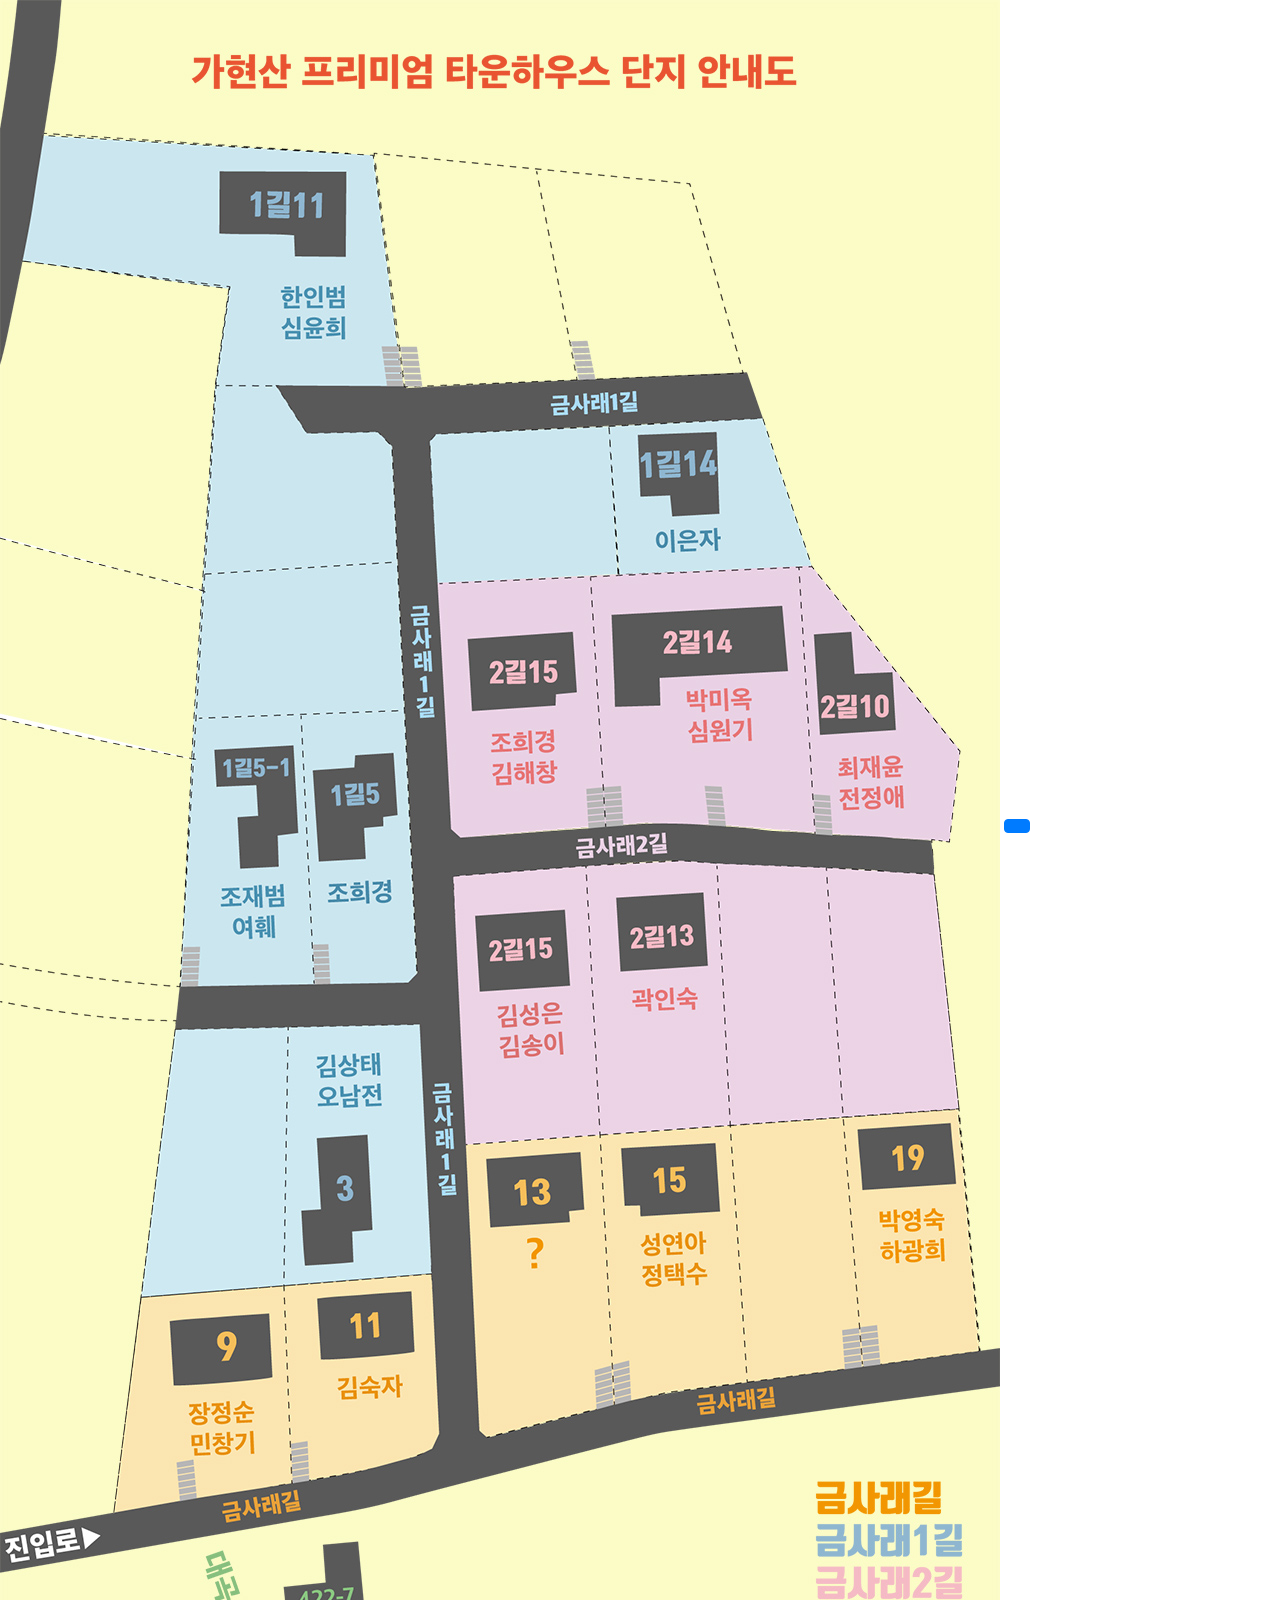
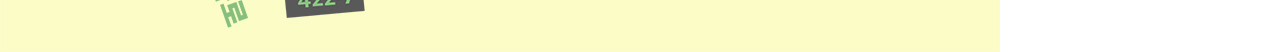
<file: index_temp.html>
<!doctype html>
<html lang="ko">
<head>
<!-- Required meta tags -->
<meta charset="utf-8">
<meta name="viewport" content="width=device-width, shrink-to-fit=no">
	<link rel="stylesheet" href="https://cdn.jsdelivr.net/npm/bootstrap@4.0.0/dist/css/bootstrap.min.css" integrity="sha384-Gn5384xqQ1aoWXA+058RXPxPg6fy4IWvTNh0E263XmFcJlSAwiGgFAW/dAiS6JXm" crossorigin="anonymous">
    <script src="http://mattstow.com/js/ios-orientationchange-fix.min.js"></script>
    <script src="http://ajax.googleapis.com/ajax/libs/jquery/1.10.2/jquery.min.js"></script>
    <script src="jquery.rwdImageMaps.min.js"></script>
<script src="jquery.rwdImageMaps.min.js"></script>
<link rel="stylesheet" href="styles.css">
<title>가현산 프리미엄 타운하우스</title>
</head>
<body>
<img src="gahyunsan_web.jpg" usemap="#image-map">
	
<map name="image-map">
    <button type="button" class="btn btn-primary" data-toggle="modal" data-target="#1-11"><area alt="1길11" title="1길11" coords="111,223,656,257,710,636,392,639,421,476,78,433,105,280" shape="poly"></button>
    <area target="_blank" alt="1길14" title="1길14" href="naver.com" coords="1047,704,1300,691,1382,932,1062,948" shape="poly">
    <area target="_blank" alt="2길15" title="2길15" href="naver.com" coords="767,965,1015,953,1041,1366,803,1387,783,1372" shape="poly">
    <area target="_blank" alt="2길14" title="2길14" href="naver.com" coords="1020,957,1358,939,1385,1376,1113,1362,1047,1367" shape="poly">
    <area target="_blank" alt="2길10" title="2길10" href="naver.com" coords="1361,942,1384,940,1629,1241,1611,1391,1583,1388,1391,1376" shape="poly">
    <area target="_blank" alt="1길5-1" title="1길5-1" href="tel:0109408-2556" coords="359,1189,535,1181,557,1630,338,1630" shape="poly">
    <area target="_blank" alt="1길5" title="1길5" href="naver.com" coords="538,1185,707,1176,731,1606,714,1623,560,1626" shape="poly">
    <area target="_blank" alt="2길15" title="2길15" href="naver.com" coords="789,1452,1008,1437,1030,1873,809,1892" shape="poly">
    <area target="_blank" alt="2길13" title="2길13" href="naver.com" coords="1011,1437,1141,1425,1225,1430,1247,1859,1033,1876" shape="poly">
    <area target="_blank" alt="3호" title="3호" href="naver.com" coords="518,1700,735,1698,752,2107,509,2120" shape="poly">
    <area target="_blank" alt="13호" title="13호" href="naver.com" coords="816,1894,1030,1878,1053,2320,848,2378,833,2367" shape="poly">
    <area target="_blank" alt="15호" title="15호" href="naver.com" coords="1035,1876,1247,1862,1279,2285,1057,2321" shape="poly">
    <area target="_blank" alt="19호" title="19호" href="naver.com" coords="1440,1849,1625,1837,1659,2231,1466,2257" shape="poly">
    <area target="_blank" alt="9호" title="9호" href="naver.com" coords="274,2142,508,2124,523,2454,228,2498" shape="poly">
    <area target="" alt="11호" title="11호" href="naver.com" coords="511,2128,753,2109,767,2373,734,2405,653,2432,572,2442,524,2451" shape="poly">
</map>
<!-- Modal 1-11 -->
<div class="modal fade" id="1-11" tabindex="-1" role="dialog" aria-labelledby="exampleModalCenterTitle" aria-hidden="true">
  <div class="modal-dialog modal-dialog-centered" role="document">
    <div class="modal-content">
      <div class="modal-header">
        <h5 class="modal-title" id="exampleModalLongTitle">금사래1길 11호</h5>
        <button type="button" class="close" data-dismiss="modal" aria-label="Close">
          <span aria-hidden="true">&times;</span>
        </button>
      </div>
      <div class="modal-body">
        한인범 : <a href="tel:010-0000-0000">010-0000-0000</a>
	심윤희 : 010-0000-0000
      </div>
      <div class="modal-footer">
        <button type="button" class="close" btn-close">닫기</button>
      </div>
    </div>
  </div>
</div>
<!-- Modal 1-11 end-->
    <script>
      $(document).ready(function(e) {
	    $('img[usemap]').rwdImageMaps();
      });
    </script>
	<script src="https://code.jquery.com/jquery-3.2.1.slim.min.js" integrity="sha384-KJ3o2DKtIkvYIK3UENzmM7KCkRr/rE9/Qpg6aAZGJwFDMVNA/GpGFF93hXpG5KkN" crossorigin="anonymous"></script>
<script src="https://cdn.jsdelivr.net/npm/popper.js@1.12.9/dist/umd/popper.min.js" integrity="sha384-ApNbgh9B+Y1QKtv3Rn7W3mgPxhU9K/ScQsAP7hUibX39j7fakFPskvXusvfa0b4Q" crossorigin="anonymous"></script>
<script src="https://cdn.jsdelivr.net/npm/bootstrap@4.0.0/dist/js/bootstrap.min.js" integrity="sha384-JZR6Spejh4U02d8jOt6vLEHfe/JQGiRRSQQxSfFWpi1MquVdAyjUar5+76PVCmYl" crossorigin="anonymous"></script>
</body>
<html>
</file>
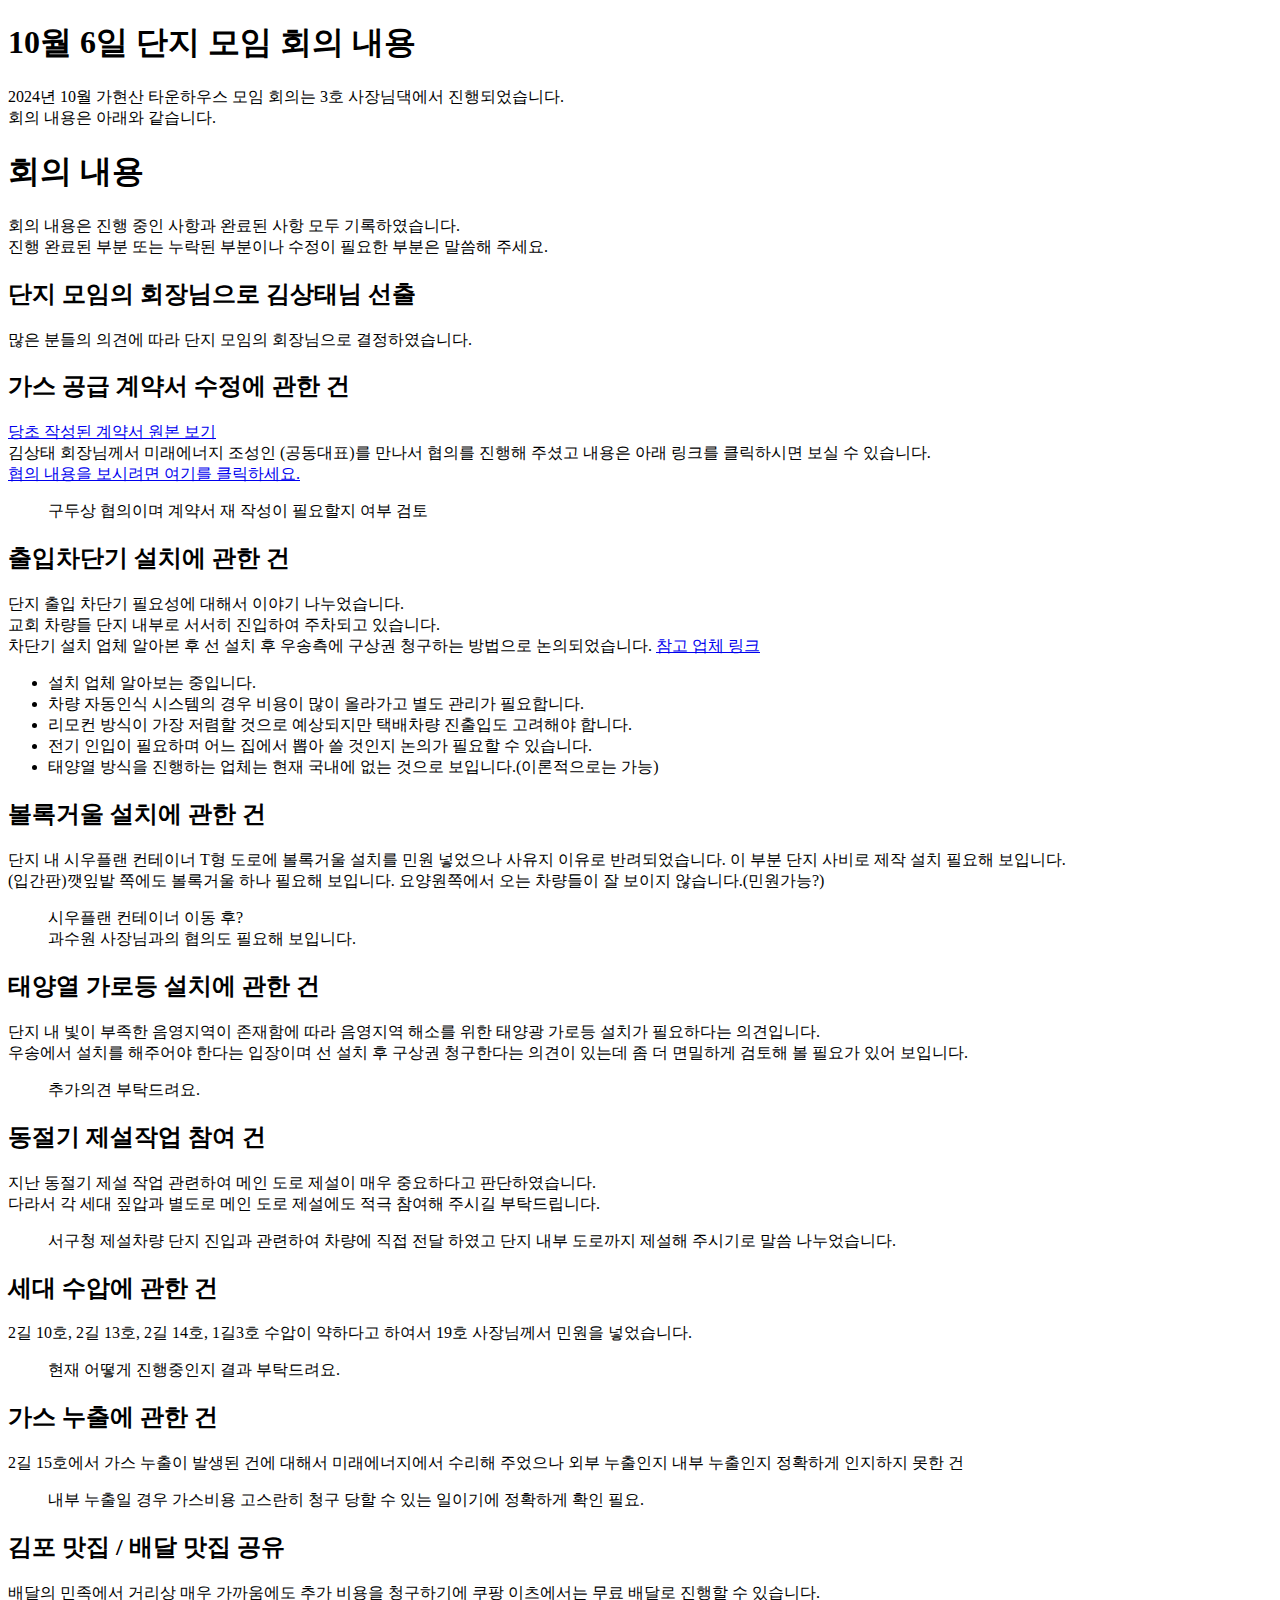
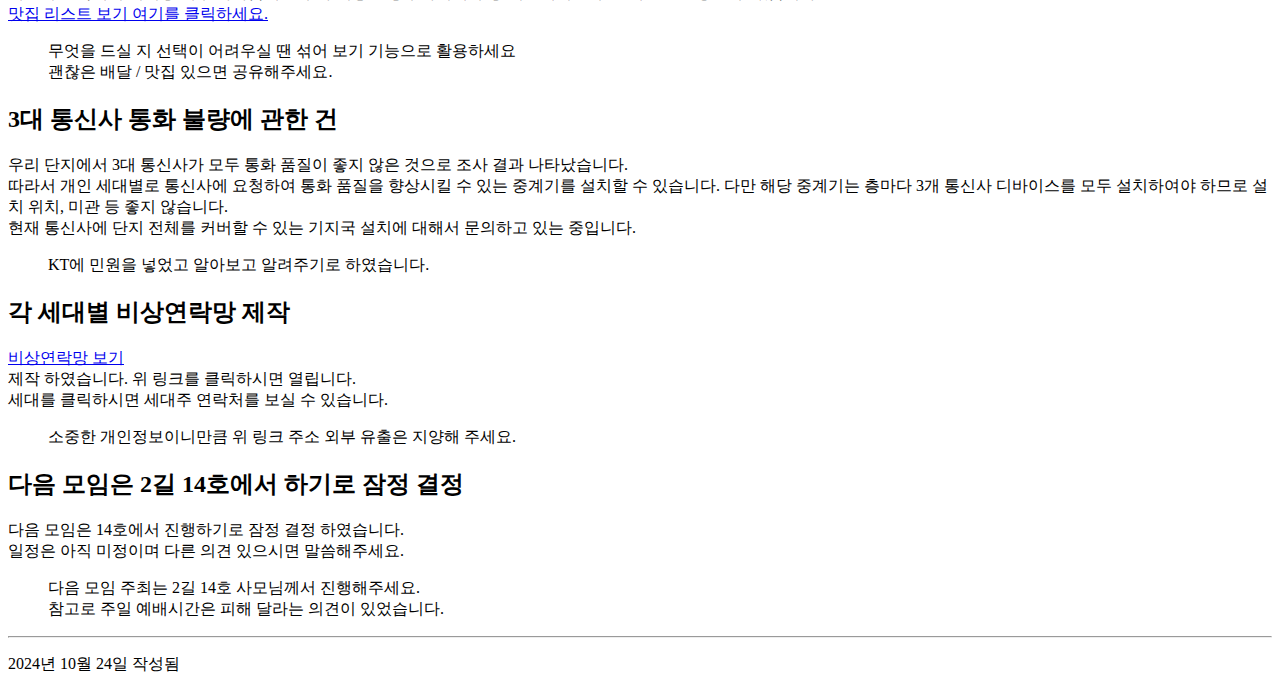
<file: notice.html>
﻿<!DOCTYPE html>
<html>

<head>
  <meta charset="utf-8">
  <meta name="viewport" content="width=device-width, initial-scale=1.0">
  <title>가현산 프리미엄 타운하우스</title>
  <link rel="stylesheet" href="https://stackedit.io/style.css" />
</head>

<body class="stackedit">
  <div class="stackedit__html"><h1 id="월-6일--단지-모임-회의--내용">10월 6일  단지 모임 회의  내용</h1>
<p>2024년 10월 가현산 타운하우스 모임 회의는 3호 사장님댁에서 진행되었습니다.<br>
회의 내용은 아래와 같습니다.</p>
<h1 id="회의-내용">회의 내용</h1>
<p>회의 내용은 진행 중인 사항과 완료된 사항 모두 기록하였습니다.<br>
진행 완료된 부분 또는 누락된 부분이나 수정이 필요한 부분은 말씀해 주세요.</p>
<h2 id="단지-모임의-회장님으로-김상태님-선출">단지 모임의 회장님으로 김상태님 선출</h2>
<p>많은 분들의 의견에 따라 단지 모임의 회장님으로 결정하였습니다.</p>
<h2 id="가스-공급-계약서-수정에-관한-건">가스 공급 계약서 수정에 관한 건</h2>
<p><a href="https://gahyeonsan.github.io/%E1%84%8B%E1%85%A2%E1%86%A8%E1%84%92%E1%85%AA%E1%84%89%E1%85%A5%E1%86%A8%E1%84%8B%E1%85%B2%E1%84%80%E1%85%A1%E1%84%89%E1%85%B3_%E1%84%80%E1%85%A9%E1%86%BC%E1%84%80%E1%85%B3%E1%86%B8_%E1%84%86%E1%85%B5%E1%86%BE_%E1%84%89%E1%85%B5%E1%84%89%E1%85%A5%E1%86%AF%E1%84%8B%E1%85%B5%E1%86%B7%E1%84%83%E1%85%A2_%E1%84%80%E1%85%A8%E1%84%8B%E1%85%A3%E1%86%A8%E1%84%89%E1%85%A5.pdf" target="_blank">당초 작성된 계약서 원본 보기</a><br>
김상태 회장님께서 미래에너지 조성인 (공동대표)를 만나서 협의를 진행해 주셨고 내용은 아래 링크를 클릭하시면 보실 수 있습니다.<br>
<a href="https://gahyeonsan.github.io/nego.PNG" target="_blank">협의 내용을 보시려면 여기를 클릭하세요.</a></p>
<blockquote>
<p>구두상 협의이며 계약서 재 작성이 필요할지 여부 검토</p>
</blockquote>
<h2 id="출입차단기-설치에-관한-건">출입차단기 설치에 관한 건</h2>
<p>단지 출입 차단기 필요성에 대해서 이야기 나누었습니다.<br>
교회 차량들 단지 내부로 서서히 진입하여 주차되고 있습니다.<br>
차단기 설치 업체 알아본 후 선 설치 후 우송측에 구상권 청구하는 방법으로 논의되었습니다. <a href="https://smartstore.naver.com/haenaparking/products/5958981097" target="_blank">참고 업체 링크</a></p>
<ul>
<li>설치 업체 알아보는 중입니다.</li>
<li>차량 자동인식 시스템의 경우 비용이 많이 올라가고 별도 관리가 필요합니다.</li>
<li>리모컨 방식이 가장 저렴할 것으로 예상되지만 택배차량 진출입도 고려해야 합니다.</li>
<li>전기 인입이 필요하며 어느 집에서 뽑아 쓸 것인지 논의가 필요할 수 있습니다.</li>
<li>태양열 방식을 진행하는 업체는 현재 국내에 없는 것으로 보입니다.(이론적으로는 가능)</li>
</ul>
<h2 id="볼록거울-설치에-관한-건">볼록거울 설치에 관한 건</h2>
<p>단지 내 시우플랜 컨테이너 T형 도로에 볼록거울 설치를 민원 넣었으나 사유지 이유로 반려되었습니다. 이 부분 단지 사비로 제작 설치 필요해 보입니다.<br>
(입간판)깻잎밭 쪽에도 볼록거울 하나 필요해 보입니다. 요양원쪽에서 오는 차량들이 잘 보이지 않습니다.(민원가능?)</p>
<blockquote>
<p>시우플랜 컨테이너 이동 후?<br>
과수원 사장님과의 협의도 필요해 보입니다.</p>
</blockquote>
<h2 id="태양열-가로등-설치에-관한-건">태양열 가로등 설치에 관한 건</h2>
<p>단지 내 빛이 부족한 음영지역이 존재함에 따라 음영지역 해소를 위한 태양광 가로등 설치가 필요하다는 의견입니다.<br>
우송에서 설치를 해주어야 한다는 입장이며 선 설치 후 구상권 청구한다는 의견이 있는데 좀 더 면밀하게 검토해 볼 필요가 있어 보입니다.</p>
<blockquote>
<p>추가의견 부탁드려요.</p>
</blockquote>
<h2 id="동절기-제설작업-참여-건">동절기 제설작업 참여 건</h2>
<p>지난 동절기 제설 작업 관련하여 메인 도로 제설이 매우 중요하다고 판단하였습니다.<br>
다라서 각 세대 짚압과 별도로 메인 도로 제설에도 적극 참여해 주시길 부탁드립니다.</p>
<blockquote>
<p>서구청 제설차량 단지 진입과 관련하여 차량에 직접 전달 하였고 단지 내부 도로까지 제설해 주시기로 말씀 나누었습니다.</p>
</blockquote>
<h2 id="세대-수압에-관한-건">세대 수압에 관한 건</h2>
<p>2길 10호, 2길 13호, 2길 14호, 1길3호 수압이 약하다고 하여서 19호 사장님께서 민원을 넣었습니다.</p>
<blockquote>
<p>현재 어떻게 진행중인지 결과 부탁드려요.</p>
</blockquote>
<h2 id="가스-누출에-관한-건">가스 누출에 관한 건</h2>
<p>2길 15호에서 가스 누출이 발생된 건에 대해서 미래에너지에서 수리해 주었으나 외부 누출인지 내부 누출인지 정확하게 인지하지 못한 건</p>
<blockquote>
<p>내부 누출일 경우 가스비용 고스란히 청구 당할 수 있는 일이기에 정확하게 확인 필요.</p>
</blockquote>
<h2 id="김포-맛집--배달-맛집-공유">김포 맛집 / 배달 맛집 공유</h2>
<p>배달의 민족에서 거리상 매우 가까움에도 추가 비용을 청구하기에 쿠팡 이츠에서는 무료 배달로 진행할 수 있습니다.<br>
<a href="https://gahyeonsan.github.io/yummy.html" target="_blank">맛집 리스트 보기 여기를 클릭하세요.</a></p>
<blockquote>
<p>무엇을 드실 지 선택이 어려우실 땐 섞어 보기 기능으로 활용하세요<br>
괜찮은 배달 / 맛집 있으면 공유해주세요.</p>
</blockquote>
<h2 id="대-통신사-통화-불량에-관한-건">3대 통신사 통화 불량에 관한 건</h2>
<p>우리 단지에서 3대 통신사가 모두 통화 품질이 좋지 않은 것으로 조사 결과 나타났습니다.<br>
따라서 개인 세대별로 통신사에 요청하여 통화 품질을 향상시킬 수 있는 중계기를 설치할 수 있습니다. 다만 해당 중계기는 층마다 3개 통신사 디바이스를 모두 설치하여야 하므로 설치 위치, 미관 등 좋지 않습니다.<br>
현재 통신사에 단지 전체를 커버할 수 있는 기지국 설치에 대해서 문의하고 있는 중입니다.</p>
<blockquote>
<p>KT에 민원을 넣었고 알아보고 알려주기로 하였습니다.</p>
</blockquote>
<h2 id="각-세대별-비상연락망-제작">각 세대별 비상연락망 제작</h2>
<p><a href="https://gahyeonsan.github.io" target="_blank">비상연락망 보기</a><br>
제작 하였습니다. 위 링크를 클릭하시면 열립니다.<br>
세대를 클릭하시면 세대주 연락처를 보실 수 있습니다.</p>
<blockquote>
<p>소중한 개인정보이니만큼 위 링크 주소 외부 유출은 지양해 주세요.</p>
</blockquote>
<h2 id="다음-모임은-2길--14호에서-하기로-잠정-결정">다음 모임은 2길  14호에서 하기로 잠정 결정</h2>
<p>다음 모임은 14호에서 진행하기로 잠정 결정 하였습니다.<br>
일정은 아직 미정이며 다른 의견 있으시면 말씀해주세요.</p>
<blockquote>
<p>다음 모임 주최는 2길 14호 사모님께서 진행해주세요.<br>
참고로 주일 예배시간은 피해 달라는 의견이 있었습니다.</p>
</blockquote>
<hr>
<p>2024년 10월 24일 작성됨</p>
</div>
</body>

</html>
</file>
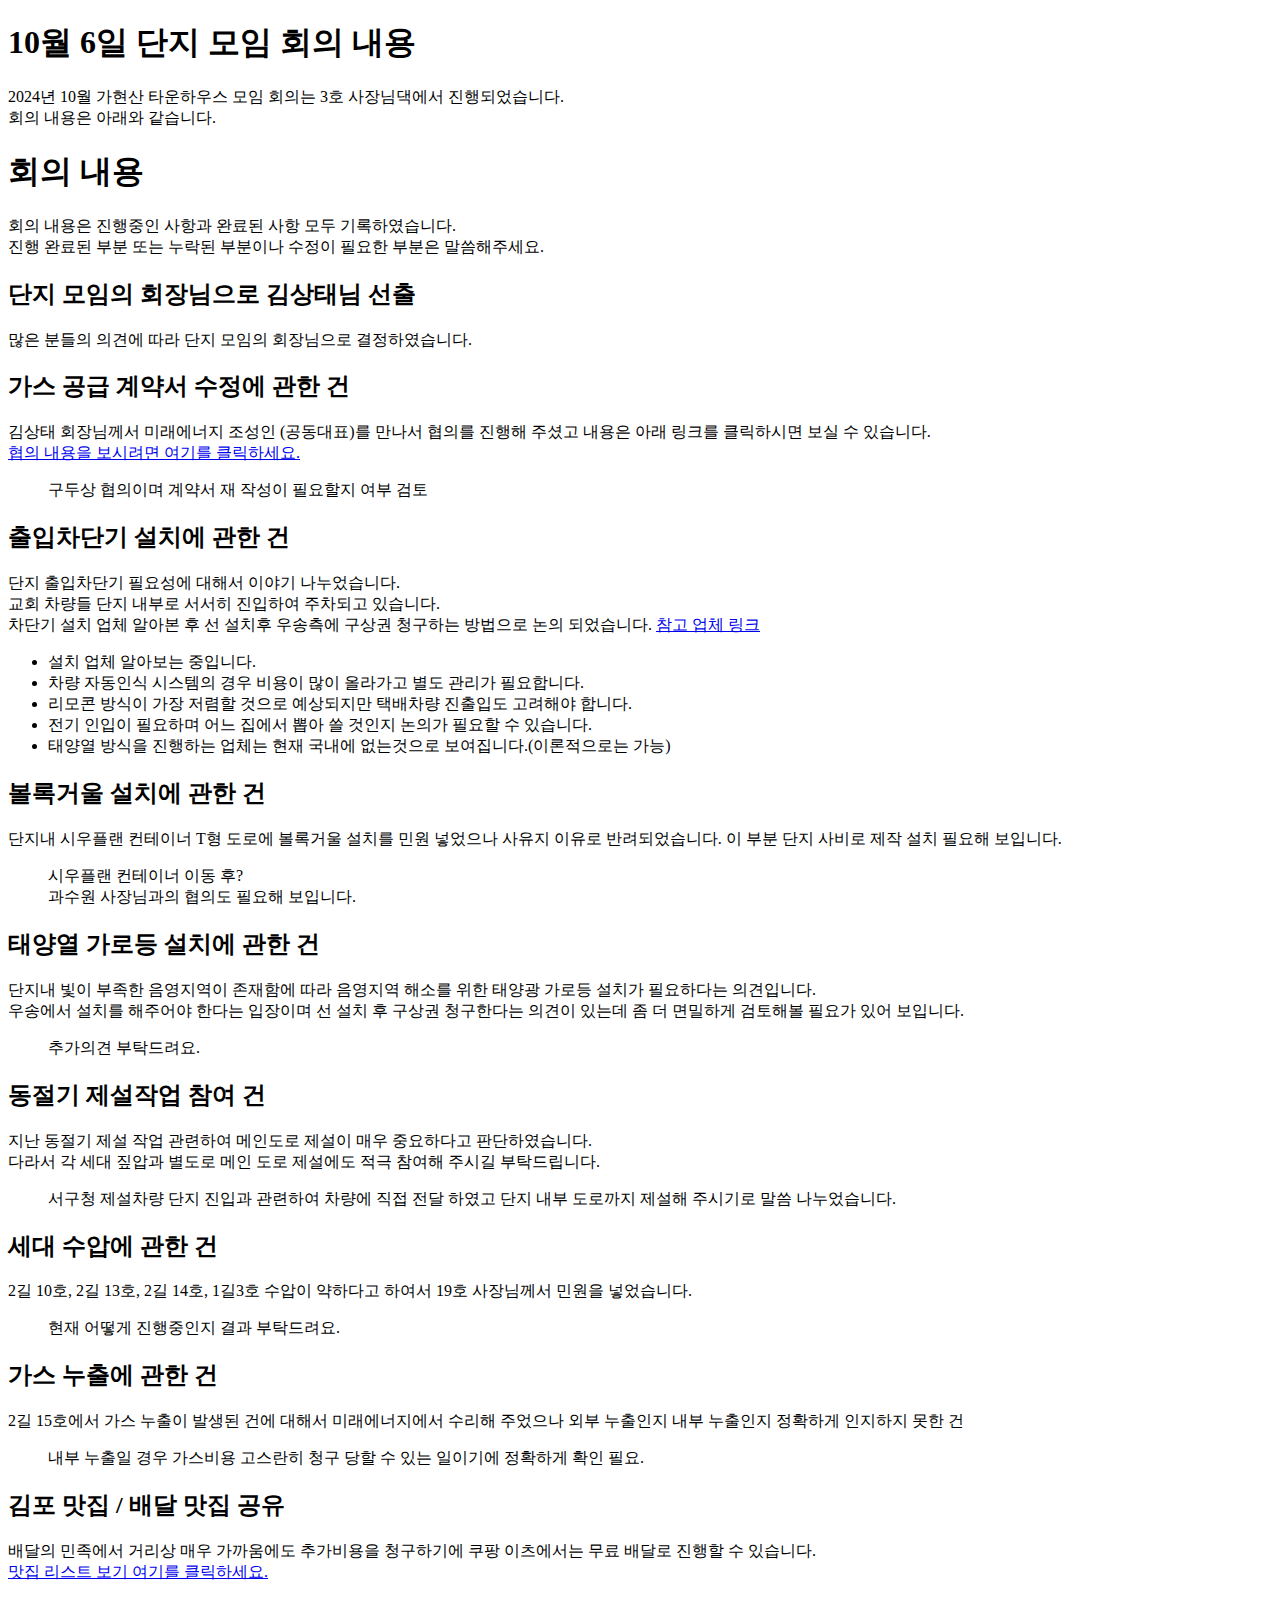
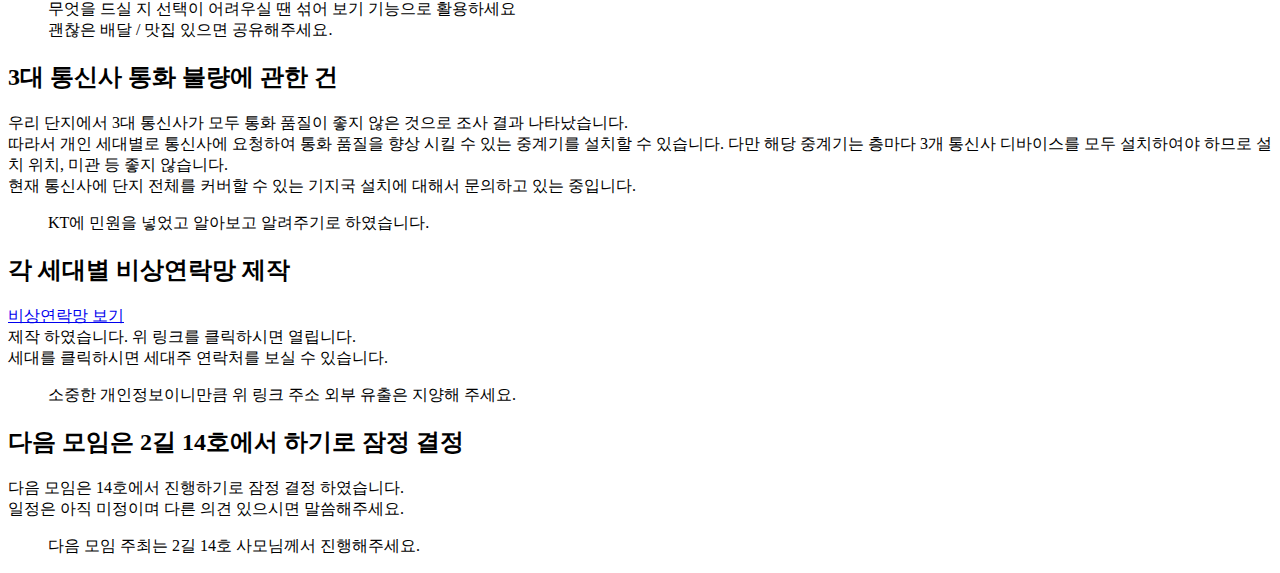
<file: notice1.html>
﻿<!DOCTYPE html>
<html>

<head>
  <meta charset="utf-8">
  <meta name="viewport" content="width=device-width, initial-scale=1.0">
  <title>가현산 프리미엄 타운하우스</title>
  <link rel="stylesheet" href="https://stackedit.io/style.css" />
</head>

<body class="stackedit">
  <div class="stackedit__html"><h1 id="월-6일--단지-모임-회의--내용">10월 6일  단지 모임 회의  내용</h1>
<p>2024년 10월 가현산 타운하우스 모임 회의는 3호 사장님댁에서 진행되었습니다.<br>
회의 내용은 아래와 같습니다.</p>
<h1 id="회의-내용">회의 내용</h1>
<p>회의 내용은 진행중인 사항과 완료된 사항 모두 기록하였습니다.<br>
진행 완료된 부분 또는 누락된 부분이나 수정이 필요한 부분은 말씀해주세요.</p>
<h2 id="단지-모임의-회장님으로-김상태님-선출">단지 모임의 회장님으로 김상태님 선출</h2>
<p>많은 분들의 의견에 따라 단지 모임의 회장님으로 결정하였습니다.</p>
<h2 id="가스-공급-계약서-수정에-관한-건">가스 공급 계약서 수정에 관한 건</h2>
<p>김상태 회장님께서 미래에너지 조성인 (공동대표)를 만나서 협의를 진행해 주셨고 내용은 아래 링크를 클릭하시면 보실 수 있습니다.<br>
<a href="https://github.com/gahyeonsan/gahyeonsan.github.io/blob/main/nego.PNG">협의 내용을 보시려면 여기를 클릭하세요.</a></p>
<blockquote>
<p>구두상 협의이며 계약서 재 작성이 필요할지 여부 검토</p>
</blockquote>
<h2 id="출입차단기-설치에-관한-건">출입차단기 설치에 관한 건</h2>
<p>단지 출입차단기 필요성에 대해서 이야기 나누었습니다.<br>
교회 차량들 단지 내부로 서서히 진입하여 주차되고 있습니다.<br>
차단기 설치 업체 알아본 후 선 설치후 우송측에 구상권 청구하는 방법으로 논의 되었습니다. <a href="https://smartstore.naver.com/haenaparking/products/5958981097">참고 업체 링크</a></p>
<ul>
<li>설치 업체 알아보는 중입니다.</li>
<li>차량 자동인식 시스템의 경우 비용이 많이 올라가고 별도 관리가 필요합니다.</li>
<li>리모콘 방식이 가장 저렴할 것으로 예상되지만 택배차량 진출입도 고려해야 합니다.</li>
<li>전기 인입이 필요하며 어느 집에서 뽑아 쓸 것인지 논의가 필요할 수 있습니다.</li>
<li>태양열 방식을 진행하는 업체는 현재 국내에 없는것으로 보여집니다.(이론적으로는 가능)</li>
</ul>
<h2 id="볼록거울-설치에-관한-건">볼록거울 설치에 관한 건</h2>
<p>단지내 시우플랜 컨테이너 T형 도로에 볼록거울 설치를 민원 넣었으나 사유지 이유로 반려되었습니다. 이 부분 단지 사비로 제작 설치 필요해 보입니다.</p>
<blockquote>
<p>시우플랜 컨테이너 이동 후?<br>
과수원 사장님과의 협의도 필요해 보입니다.</p>
</blockquote>
<h2 id="태양열-가로등-설치에-관한-건">태양열 가로등 설치에 관한 건</h2>
<p>단지내 빛이 부족한 음영지역이 존재함에 따라 음영지역 해소를 위한 태양광 가로등 설치가 필요하다는 의견입니다.<br>
우송에서 설치를 해주어야 한다는 입장이며 선 설치 후 구상권 청구한다는 의견이 있는데 좀 더 면밀하게 검토해볼 필요가 있어 보입니다.</p>
<blockquote>
<p>추가의견 부탁드려요.</p>
</blockquote>
<h2 id="동절기-제설작업-참여-건">동절기 제설작업 참여 건</h2>
<p>지난 동절기 제설 작업 관련하여 메인도로 제설이 매우 중요하다고 판단하였습니다.<br>
다라서 각 세대 짚압과 별도로 메인 도로 제설에도 적극 참여해 주시길 부탁드립니다.</p>
<blockquote>
<p>서구청 제설차량 단지 진입과 관련하여 차량에 직접 전달 하였고 단지 내부 도로까지 제설해 주시기로 말씀 나누었습니다.</p>
</blockquote>
<h2 id="세대-수압에-관한-건">세대 수압에 관한 건</h2>
<p>2길 10호, 2길 13호, 2길 14호, 1길3호 수압이 약하다고 하여서 19호 사장님께서 민원을 넣었습니다.</p>
<blockquote>
<p>현재 어떻게 진행중인지 결과 부탁드려요.</p>
</blockquote>
<h2 id="가스-누출에-관한-건">가스 누출에 관한 건</h2>
<p>2길 15호에서 가스 누출이 발생된 건에 대해서 미래에너지에서 수리해 주었으나 외부 누출인지 내부 누출인지 정확하게 인지하지 못한 건</p>
<blockquote>
<p>내부 누출일 경우 가스비용 고스란히 청구 당할 수 있는 일이기에 정확하게 확인 필요.</p>
</blockquote>
<h2 id="김포-맛집--배달-맛집-공유">김포 맛집 / 배달 맛집 공유</h2>
<p>배달의 민족에서 거리상 매우 가까움에도 추가비용을 청구하기에 쿠팡 이츠에서는 무료 배달로 진행할 수 있습니다.<br>
<a href="https://gahyeonsan.github.io/yummy.html">맛집 리스트 보기 여기를 클릭하세요.</a></p>
<blockquote>
<p>무엇을 드실 지 선택이 어려우실 땐 섞어 보기 기능으로 활용하세요<br>
괜찮은 배달 / 맛집 있으면 공유해주세요.</p>
</blockquote>
<h2 id="대-통신사-통화-불량에-관한-건">3대 통신사 통화 불량에 관한 건</h2>
<p>우리 단지에서 3대 통신사가 모두 통화 품질이 좋지 않은 것으로 조사 결과 나타났습니다.<br>
따라서 개인 세대별로 통신사에 요청하여 통화 품질을 향상 시킬 수 있는 중계기를 설치할 수 있습니다. 다만 해당 중계기는 층마다 3개 통신사 디바이스를 모두 설치하여야 하므로 설치 위치, 미관 등 좋지 않습니다.<br>
현재 통신사에 단지 전체를 커버할 수 있는 기지국 설치에 대해서 문의하고 있는 중입니다.</p>
<blockquote>
<p>KT에 민원을 넣었고 알아보고 알려주기로 하였습니다.</p>
</blockquote>
<h2 id="각-세대별-비상연락망-제작">각 세대별 비상연락망 제작</h2>
<p><a href="https://gahyeonsan.github.io">비상연락망 보기</a><br>
제작 하였습니다. 위 링크를 클릭하시면 열립니다.<br>
세대를 클릭하시면 세대주 연락처를 보실 수 있습니다.</p>
<blockquote>
<p>소중한 개인정보이니만큼 위 링크 주소 외부 유출은 지양해 주세요.</p>
</blockquote>
<h2 id="다음-모임은-2길--14호에서-하기로-잠정-결정">다음 모임은 2길  14호에서 하기로 잠정 결정</h2>
<p>다음 모임은 14호에서 진행하기로 잠정 결정 하였습니다.<br>
일정은 아직 미정이며 다른 의견 있으시면 말씀해주세요.</p>
<blockquote>
<p>다음 모임 주최는 2길 14호 사모님께서 진행해주세요.</p>
</blockquote>
</div>
</body>

</html>

</html>
</file>
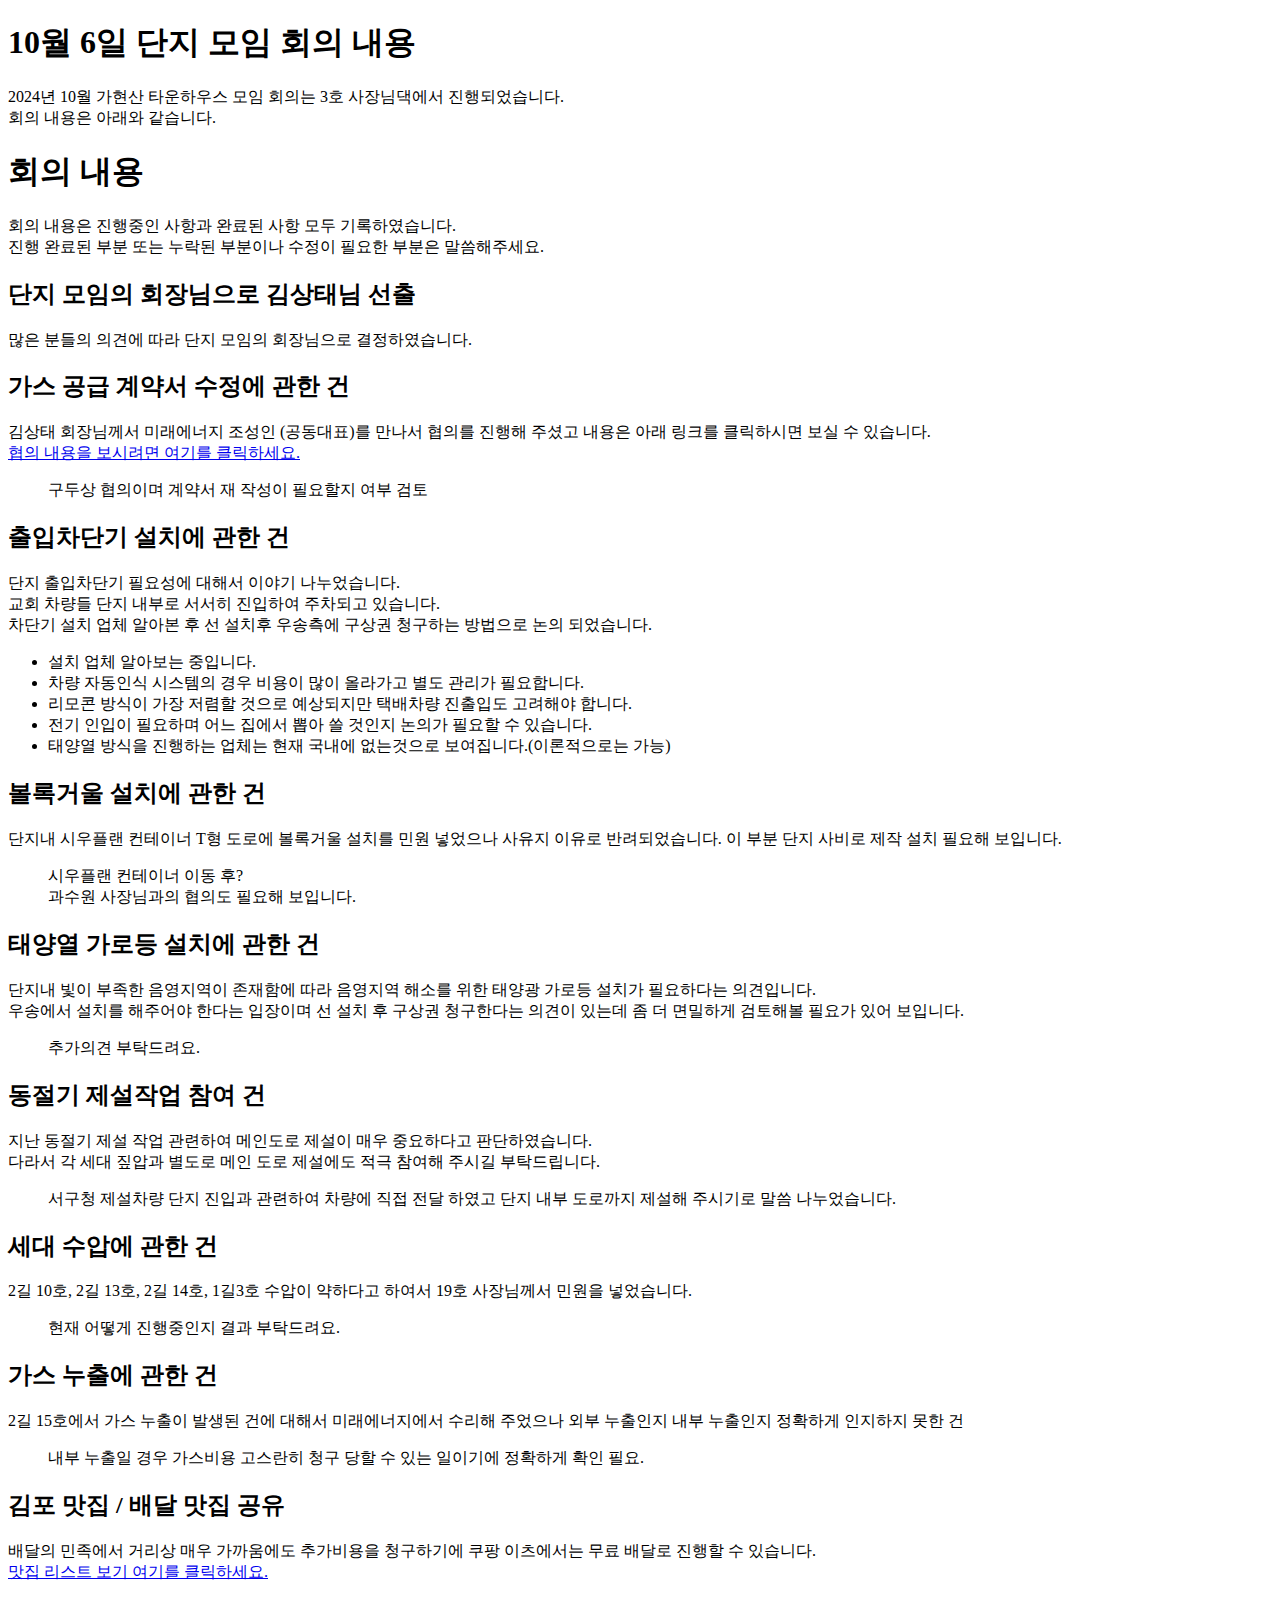
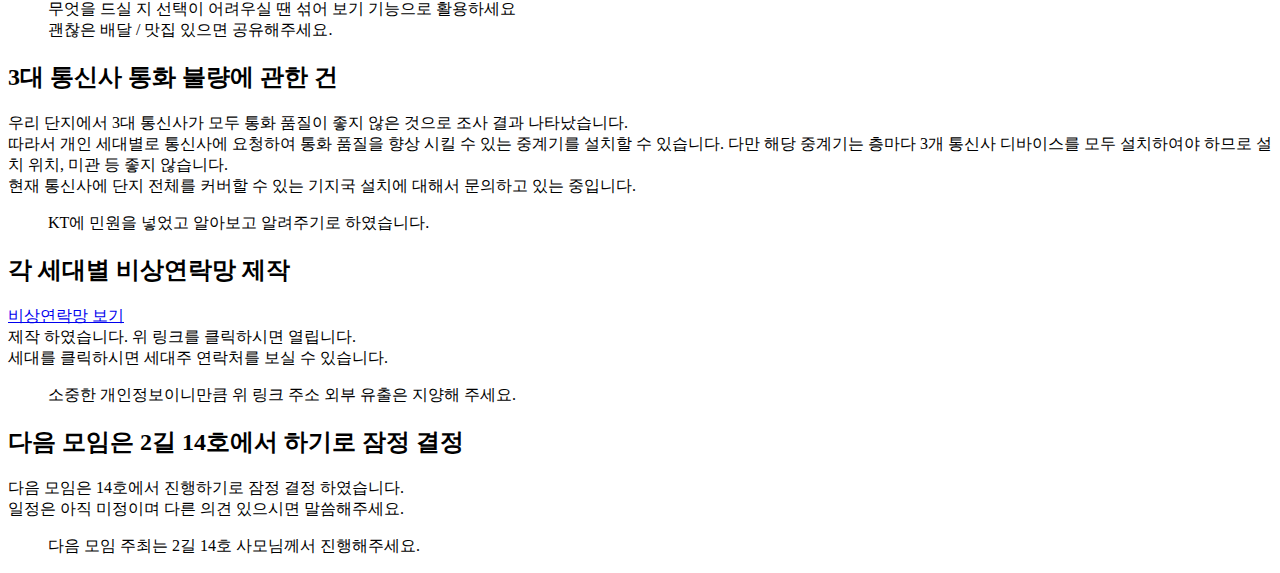
<file: Welcome file.html>
﻿<!DOCTYPE html>
<html>

<head>
  <meta charset="utf-8">
  <meta name="viewport" content="width=device-width, initial-scale=1.0">
  <title>가현산 프리미엄 타운하우스</title>
  <link rel="stylesheet" href="https://stackedit.io/style.css" />
</head>

<body class="stackedit">
  <div class="stackedit__html"><h1 id="월-6일--단지-모임-회의--내용">10월 6일  단지 모임 회의  내용</h1>
<p>2024년 10월 가현산 타운하우스 모임 회의는 3호 사장님댁에서 진행되었습니다.<br>
회의 내용은 아래와 같습니다.</p>
<h1 id="회의-내용">회의 내용</h1>
<p>회의 내용은 진행중인 사항과 완료된 사항 모두 기록하였습니다.<br>
진행 완료된 부분 또는 누락된 부분이나 수정이 필요한 부분은 말씀해주세요.</p>
<h2 id="단지-모임의-회장님으로-김상태님-선출">단지 모임의 회장님으로 김상태님 선출</h2>
<p>많은 분들의 의견에 따라 단지 모임의 회장님으로 결정하였습니다.</p>
<h2 id="가스-공급-계약서-수정에-관한-건">가스 공급 계약서 수정에 관한 건</h2>
<p>김상태 회장님께서 미래에너지 조성인 (공동대표)를 만나서 협의를 진행해 주셨고 내용은 아래 링크를 클릭하시면 보실 수 있습니다.<br>
<a href="https://github.com/gahyeonsan/gahyeonsan.github.io/blob/main/nego.PNG">협의 내용을 보시려면 여기를 클릭하세요.</a></p>
<blockquote>
<p>구두상 협의이며 계약서 재 작성이 필요할지 여부 검토</p>
</blockquote>
<h2 id="출입차단기-설치에-관한-건">출입차단기 설치에 관한 건</h2>
<p>단지 출입차단기 필요성에 대해서 이야기 나누었습니다.<br>
교회 차량들 단지 내부로 서서히 진입하여 주차되고 있습니다.<br>
차단기 설치 업체 알아본 후 선 설치후 우송측에 구상권 청구하는 방법으로 논의 되었습니다.</p>
<ul>
<li>설치 업체 알아보는 중입니다.</li>
<li>차량 자동인식 시스템의 경우 비용이 많이 올라가고 별도 관리가 필요합니다.</li>
<li>리모콘 방식이 가장 저렴할 것으로 예상되지만 택배차량 진출입도 고려해야 합니다.</li>
<li>전기 인입이 필요하며 어느 집에서 뽑아 쓸 것인지 논의가 필요할 수 있습니다.</li>
<li>태양열 방식을 진행하는 업체는 현재 국내에 없는것으로 보여집니다.(이론적으로는 가능)</li>
</ul>
<h2 id="볼록거울-설치에-관한-건">볼록거울 설치에 관한 건</h2>
<p>단지내 시우플랜 컨테이너 T형 도로에 볼록거울 설치를 민원 넣었으나 사유지 이유로 반려되었습니다. 이 부분 단지 사비로 제작 설치 필요해 보입니다.</p>
<blockquote>
<p>시우플랜 컨테이너 이동 후?<br>
과수원 사장님과의 협의도 필요해 보입니다.</p>
</blockquote>
<h2 id="태양열-가로등-설치에-관한-건">태양열 가로등 설치에 관한 건</h2>
<p>단지내 빛이 부족한 음영지역이 존재함에 따라 음영지역 해소를 위한 태양광 가로등 설치가 필요하다는 의견입니다.<br>
우송에서 설치를 해주어야 한다는 입장이며 선 설치 후 구상권 청구한다는 의견이 있는데 좀 더 면밀하게 검토해볼 필요가 있어 보입니다.</p>
<blockquote>
<p>추가의견 부탁드려요.</p>
</blockquote>
<h2 id="동절기-제설작업-참여-건">동절기 제설작업 참여 건</h2>
<p>지난 동절기 제설 작업 관련하여 메인도로 제설이 매우 중요하다고 판단하였습니다.<br>
다라서 각 세대 짚압과 별도로 메인 도로 제설에도 적극 참여해 주시길 부탁드립니다.</p>
<blockquote>
<p>서구청 제설차량 단지 진입과 관련하여 차량에 직접 전달 하였고 단지 내부 도로까지 제설해 주시기로 말씀 나누었습니다.</p>
</blockquote>
<h2 id="세대-수압에-관한-건">세대 수압에 관한 건</h2>
<p>2길 10호, 2길 13호, 2길 14호, 1길3호 수압이 약하다고 하여서 19호 사장님께서 민원을 넣었습니다.</p>
<blockquote>
<p>현재 어떻게 진행중인지 결과 부탁드려요.</p>
</blockquote>
<h2 id="가스-누출에-관한-건">가스 누출에 관한 건</h2>
<p>2길 15호에서 가스 누출이 발생된 건에 대해서 미래에너지에서 수리해 주었으나 외부 누출인지 내부 누출인지 정확하게 인지하지 못한 건</p>
<blockquote>
<p>내부 누출일 경우 가스비용 고스란히 청구 당할 수 있는 일이기에 정확하게 확인 필요.</p>
</blockquote>
<h2 id="김포-맛집--배달-맛집-공유">김포 맛집 / 배달 맛집 공유</h2>
<p>배달의 민족에서 거리상 매우 가까움에도 추가비용을 청구하기에 쿠팡 이츠에서는 무료 배달로 진행할 수 있습니다.<br>
<a href="https://gahyeonsan.github.io/yummy.html">맛집 리스트 보기 여기를 클릭하세요.</a></p>
<blockquote>
<p>무엇을 드실 지 선택이 어려우실 땐 섞어 보기 기능으로 활용하세요<br>
괜찮은 배달 / 맛집 있으면 공유해주세요.</p>
</blockquote>
<h2 id="대-통신사-통화-불량에-관한-건">3대 통신사 통화 불량에 관한 건</h2>
<p>우리 단지에서 3대 통신사가 모두 통화 품질이 좋지 않은 것으로 조사 결과 나타났습니다.<br>
따라서 개인 세대별로 통신사에 요청하여 통화 품질을 향상 시킬 수 있는 중계기를 설치할 수 있습니다. 다만 해당 중계기는 층마다 3개 통신사 디바이스를 모두 설치하여야 하므로 설치 위치, 미관 등 좋지 않습니다.<br>
현재 통신사에 단지 전체를 커버할 수 있는 기지국 설치에 대해서 문의하고 있는 중입니다.</p>
<blockquote>
<p>KT에 민원을 넣었고 알아보고 알려주기로 하였습니다.</p>
</blockquote>
<h2 id="각-세대별-비상연락망-제작">각 세대별 비상연락망 제작</h2>
<p><a href="https://gahyeonsan.github.io">비상연락망 보기</a><br>
제작 하였습니다. 위 링크를 클릭하시면 열립니다.<br>
세대를 클릭하시면 세대주 연락처를 보실 수 있습니다.</p>
<blockquote>
<p>소중한 개인정보이니만큼 위 링크 주소 외부 유출은 지양해 주세요.</p>
</blockquote>
<h2 id="다음-모임은-2길--14호에서-하기로-잠정-결정">다음 모임은 2길  14호에서 하기로 잠정 결정</h2>
<p>다음 모임은 14호에서 진행하기로 잠정 결정 하였습니다.<br>
일정은 아직 미정이며 다른 의견 있으시면 말씀해주세요.</p>
<blockquote>
<p>다음 모임 주최는 2길 14호 사모님께서 진행해주세요.</p>
</blockquote>
</div>
</body>

</html>
</file>
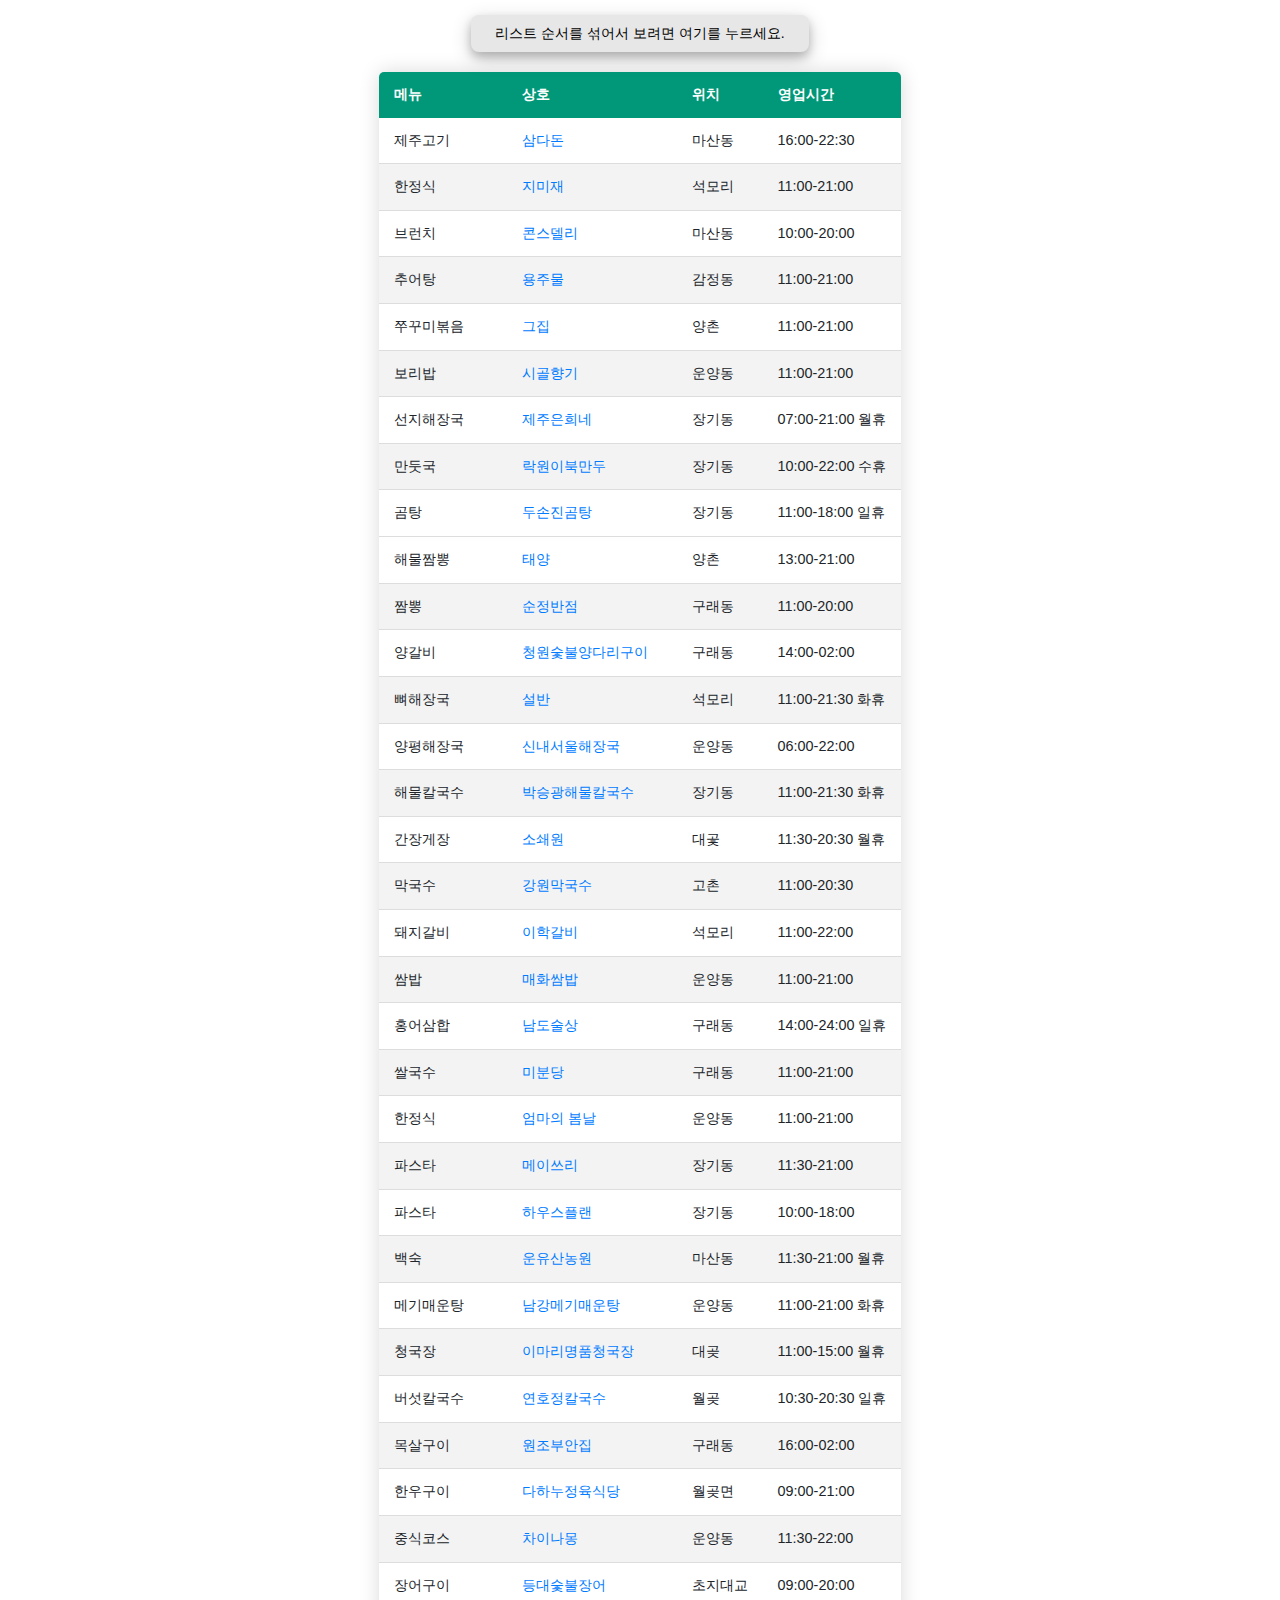
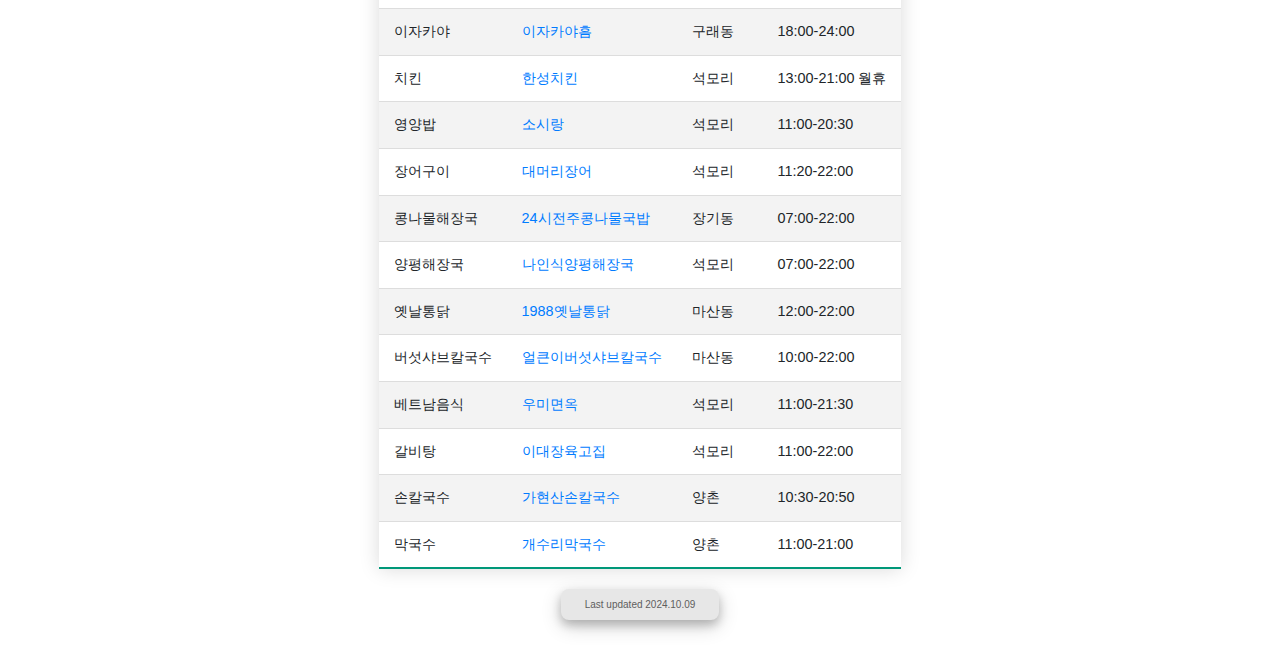
<file: yummy_random.html>
<!doctype html>
<html lang="ko">

<head>
    <meta charset="utf-8">
    <meta name="viewport" content="width=device-width, initial-scale=1.0">
    <link rel="stylesheet" href="https://cdn.jsdelivr.net/npm/bootstrap@4.0.0/dist/css/bootstrap.min.css" integrity="sha384-Gn5384xqQ1aoWXA+058RXPxPg6fy4IWvTNh0E263XmFcJlSAwiGgFAW/dAiS6JXm" crossorigin="anonymous">
    <link rel="stylesheet" href="yummy.css">
    <script src="yummy.js"></script>
    <title>김포 맛집 리스트</title>  
<style>
    /* 공통 CSS */
    .back-to-top {
      display: none; /* 초기에는 숨겨둠 */
      position: fixed; /* 화면에 고정 */
      font-size: 14px; /* 글자 크기 14px */
      background-color: #e7e7e7;
      color: #4f4f4f;
      padding: 10px 15px; /* 중앙점으로부터의 도형 길이(사각형 크기) */
      border-radius: 8px; /* 굴절률 정의 원 or 사각형 만들기 위해 */
      text-decoration: none;
      z-index: 9999; /* 속성 요소들의 수직 위치, 파워포인트 도형 제일 뒤로, 제일 앞으로 개념으로 생각하면 됨 */
    }
     /* 모바일 화면에 대한 CSS */
    @media only screen and (max-width: 480px) {
      .back-to-top {
        bottom: auto;
        right: auto;
        top: calc(100vh - 80px);
        left: calc(100vw - 50px);
      }
    }
    /* 데스크톱 화면에 대한 CSS */
    @media only screen and (min-width: 481px) {
      .back-to-top {
        bottom: 20px;
        right: 20px;
      }
    }
</style>      
</head>

<body>
    <div class="text-center">
        <button class="my-btn" type="button" onclick="sortTable()">리스트 순서를 섞어서 보려면 여기를 누르세요.</button>
    </div>
    <div>
        <table class="content-table">
            <thead>
                <tr>
                    <th>메뉴</th>
                    <th>상호</th>
                    <th>위치</th>
                    <th>영업시간</th>
                </tr>
            </thead>
            <tbody id="content-table">
                <tr>
                    <td>제주고기</td>
                    <td><a href="https://naver.me/GxOrpBkO" target="_blank">삼다돈</a></td>
                    <td>마산동</td>
                    <td>16:00-22:30</td>
                </tr>
                <tr>
                    <td>한정식</td>
                    <td><a href="https://naver.me/xScPrc57" target="_blank">지미재</a></td>
                    <td>석모리</td>
                    <td>11:00-21:00</td>
                </tr>
                <tr>
                    <td>브런치</td>
                    <td><a href="https://naver.me/xxArWPKd" target="_blank">콘스델리</a></td>
                    <td>마산동</td>
                    <td>10:00-20:00</td>
                </tr>
                <tr>
                    <td>추어탕</td>
                    <td><a href="https://naver.me/G7KDDpsb" target="_blank">용주물</a></td>
                    <td>감정동</td>
                    <td>11:00-21:00</td>
                </tr>
                <tr>
                    <td>쭈꾸미볶음</td>
                    <td><a href="https://naver.me/Goz5CVhe" target="_blank">그집</a></td>
                    <td>양촌</td>
                    <td>11:00-21:00</td>
                </tr>
                <tr>
                    <td>보리밥</td>
                    <td><a href="https://naver.me/Gmf7x69g" target="_blank">시골향기</a></td>
                    <td>운양동</td>
                    <td>11:00-21:00</td>
                </tr>
                <tr>
                    <td>선지해장국</td>
                    <td><a href="https://naver.me/ForRHdb2" target="_blank">제주은희네</a></td>
                    <td>장기동</td>
                    <td>07:00-21:00 월휴</td>
                </tr>
                <tr>
                    <td>만둣국</td>
                    <td><a href="https://naver.me/xhHns964" target="_blank">락원이북만두</a></td>
                    <td>장기동</td>
                    <td>10:00-22:00 수휴</td>
                </tr>
                <tr>
                    <td>곰탕</td>
                    <td><a href="https://naver.me/xtWHL7ec" target="_blank">두손진곰탕</a></td>
                    <td>장기동</td>
                    <td>11:00-18:00 일휴</td>
                </tr>
                <tr>
                    <tr>
                        <td>해물짬뽕</td>
                        <td><a href="https://naver.me/G0fPnozC" target="_blank">태양</a></td>
                        <td>양촌</td>
                        <td>13:00-21:00</td>
                    </tr>
                    <td>짬뽕</td>
                    <td><a href="https://naver.me/FuVE19UK" target="_blank">순정반점</a></td>
                    <td>구래동</td>
                    <td>11:00-20:00</td>
                </tr>
                <tr>
                    <td>양갈비</td>
                    <td><a href="https://naver.me/IgYGh4p0" target="_blank">청원숯불양다리구이</a></td>
                    <td>구래동</td>
                    <td>14:00-02:00</td>
                </tr>
                <tr>
                    <td>뼈해장국</td>
                    <td><a href="https://naver.me/F8KnWdu8" target="_blank">설반</a></td>
                    <td>석모리</td>
                    <td>11:00-21:30 화휴</td>
                </tr>
                <tr>
                    <td>양평해장국</td>
                    <td><a href="https://naver.me/GTge3cgT" target="_blank">신내서울해장국</a></td>
                    <td>운양동</td>
                    <td>06:00-22:00</td>
                </tr>
                <tr>
                    <td>해물칼국수</td>
                    <td><a href="https://naver.me/GAi6ntWN" target="_blank">박승광해물칼국수</a></td>
                    <td>장기동</td>
                    <td>11:00-21:30 화휴</td>
                </tr>
                <tr>
                    <td>간장게장</td>
                    <td><a href="https://naver.me/5eGTFfT8" target="_blank">소쇄원</a></td>
                    <td>대곷</td>
                    <td>11:30-20:30 월휴</td>
                </tr>
                <tr>
                    <td>막국수</td>
                    <td><a href="https://naver.me/5RctrvpQ" target="_blank">강원막국수</a></td>
                    <td>고촌</td>
                    <td>11:00-20:30</td>
                </tr>
                <tr>
                    <td>돼지갈비</td>
                    <td><a href="https://naver.me/xFpooK78" target="_blank">이학갈비</a></td>
                    <td>석모리</td>
                    <td>11:00-22:00</td>
                </tr>
                <tr>
                    <td>쌈밥</td>
                    <td><a href="https://naver.me/xYQTQhAl" target="_blank">매화쌈밥</a></td>
                    <td>운양동</td>
                    <td>11:00-21:00</td>
                </tr>
                <tr>
                    <td>홍어삼합</td>
                    <td><a href="https://naver.me/xH2nrHbl" target="_blank">남도술상</a></td>
                    <td>구래동</td>
                    <td>14:00-24:00 일휴</td>
                </tr>
                <tr>
                    <td>쌀국수</td>
                    <td><a href="https://naver.me/GsTGLv3q" target="_blank">미분당</a></td>
                    <td>구래동</td>
                    <td>11:00-21:00</td>
                </tr>
                <tr>
                    <td>한정식</td>
                    <td><a href="https://naver.me/59jN6MVn" target="_blank">엄마의 봄날</a></td>
                    <td>운양동</td>
                    <td>11:00-21:00</td>
                </tr>
                <tr>
                    <td>파스타</td>
                    <td><a href="https://naver.me/x2PkPkQj" target="_blank">메이쓰리</a></td>
                    <td>장기동</td>
                    <td>11:30-21:00</td>
                </tr>
                <tr>
                    <td>파스타</td>
                    <td><a href="https://naver.me/FKx64Fqz" target="_blank">하우스플랜</a></td>
                    <td>장기동</td>
                    <td>10:00-18:00</td>
                </tr>
                <tr>
                    <td>백숙</td>
                    <td><a href="https://naver.me/5xln85Lg" target="_blank">운유산농원</a></td>
                    <td>마산동</td>
                    <td>11:30-21:00 월휴</td>
                </tr>
                <tr>
                    <td>메기매운탕</td>
                    <td><a href="https://naver.me/5iz0fuuK" target="_blank">남강메기매운탕</a></td>
                    <td>운양동</td>
                    <td>11:00-21:00 화휴</td>
                </tr>
                <tr>
                    <td>청국장</td>
                    <td><a href="https://naver.me/G8UtiOhu" target="_blank">이마리명품청국장</a></td>
                    <td>대곶</td>
                    <td>11:00-15:00 월휴</td>
                </tr>
                <tr>
                    <td>버섯칼국수</td>
                    <td><a href="https://naver.me/GBflu47u" target="_blank">연호정칼국수</a></td>
                    <td>월곶</td>
                    <td>10:30-20:30 일휴</td>
                </tr>
                <tr>
                    <td>목살구이</td>
                    <td><a href="https://naver.me/xGOiIs7k" target="_blank">원조부안집</a></td>
                    <td>구래동</td>
                    <td>16:00-02:00</td>
                </tr>
                <tr>
                    <td>한우구이</td>
                    <td><a href="https://naver.me/F36oaLmv" target="_blank">다하누정육식당</a></td>
                    <td>월곶면</td>
                    <td>09:00-21:00</td>
                </tr>
                <tr>
                    <td>중식코스</td>
                    <td><a href="https://naver.me/FOvR8KkR" target="_blank">차이나몽</a></td>
                    <td>운양동</td>
                    <td>11:30-22:00</td>
                </tr>
                <tr>
                    <td>장어구이</td>
                    <td><a href="https://naver.me/GsTO3O1e" target="_blank">등대숯불장어</a></td>
                    <td>초지대교</td>
                    <td>09:00-20:00</td>
                </tr>
                <tr>
                    <td>이자카야</td>
                    <td><a href="https://naver.me/F1I9zs59" target="_blank">이자카야흠</a></td>
                    <td>구래동</td>
                    <td>18:00-24:00</td>
                </tr>
                <tr>
                    <td>치킨</td>
                    <td><a href="https://naver.me/xmt75oTi" target="_blank">한성치킨</a></td>
                    <td>석모리</td>
                    <td>13:00-21:00 월휴</td>
                </tr>
                <tr>
                    <td>영양밥</td>
                    <td><a href="https://naver.me/xEA2cXLR" target="_blank">소시랑</a></td>
                    <td>석모리</td>
                    <td>11:00-20:30</td>
                </tr>
                <tr>
                    <td>장어구이</td>
                    <td><a href="https://naver.me/57ricx7D" target="_blank">대머리장어</a></td>
                    <td>석모리</td>
                    <td>11:20-22:00</td>
                </tr>
                <tr>
                    <td>콩나물해장국</td>
                    <td><a href="https://naver.me/xUSu4wfa" target="_blank">24시전주콩나물국밥</a></td>
                    <td>장기동</td>
                    <td>07:00-22:00</td>
                </tr>
                <tr>
                    <td>양평해장국</td>
                    <td><a href="https://naver.me/FYAzeQ9J" target="_blank">나인식양평해장국</a></td>
                    <td>석모리</td>
                    <td>07:00-22:00</td>
                </tr>
                <tr>
                    <td>옛날통닭</td>
                    <td><a href="https://naver.me/5qRkodLy" target="_blank">1988옛날통닭</a></td>
                    <td>마산동</td>
                    <td>12:00-22:00</td>
                </tr>
                <tr>
                    <td>버섯샤브칼국수</td>
                    <td><a href="https://naver.me/GUDWmNHB" target="_blank">얼큰이버섯샤브칼국수</a></td>
                    <td>마산동</td>
                    <td>10:00-22:00</td>
                </tr>
                <tr>
                    <td>베트남음식</td>
                    <td><a href="https://naver.me/F3OFcn3a" target="_blank">우미면옥</a></td>
                    <td>석모리</td>
                    <td>11:00-21:30</td>
                </tr>
                <tr>
                    <td>갈비탕</td>
                    <td><a href="https://naver.me/xbLSLbzD" target="_blank">이대장육고집</a></td>
                    <td>석모리</td>
                    <td>11:00-22:00</td>
                </tr>
                <tr>
                    <td>손칼국수</td>
                    <td><a href="https://naver.me/59jNDmIN" target="_blank">가현산손칼국수</a></td>
                    <td>양촌</td>
                    <td>10:30-20:50</td>
                </tr>
                <tr>
                    <td>막국수</td>
                    <td><a href="https://naver.me/xhzsPSb5" target="_blank">개수리막국수</a></td>
                    <td>양촌</td>
                    <td>11:00-21:00</td>
                </tr>
            </tbody>
        </table>
    </div>
    <div class="text-center">
        <button class="bottom-btn">Last updated 2024.10.09</button>
    </div>   
    <a href="#" class="back-to-top">위로가기</a>
</body>
<script>
    const backToTopButton = document.querySelector(".back-to-top");

    // 스크롤 이벤트 등록
    window.addEventListener("scroll", function () {
      // 현재 스크롤 위치가 200 이상인 경우에만 버튼 보이기
      if (window.pageYOffset > 200) {
        backToTopButton.style.display = "block";
      } else {
        backToTopButton.style.display = "none";
      }
    });

    // 위로가기 버튼 클릭 이벤트 등록
    backToTopButton.addEventListener("click", function () {
      window.scrollTo({ top: 0, behavior: "smooth" });
    });
</script>
</html>
</file>
<file: styles.css>
img {
    max-width: 100%
  display: block;
  width: 1000px;
  height: 1652px;
}

a:hover {
        stroke: red;
        stroke-width: 0.5px;
        transition: fill 0.4s;
      }
</file>
<file: yummy.css>
* {
  font-family: sans-serif; /* Change your font family */
}

.content-table {
  border-collapse: collapse;
  margin: 20px auto;
  font-size: 0.9em;
  min-width: 400px;
  border-radius: 5px 5px 0 0;
  overflow: hidden;
  box-shadow: 0 0 20px rgba(0, 0, 0, 0.15);
}

.content-table thead tr {
  background-color: #009879;
  color: #ffffff;
  text-align: left;
  font-weight: bold;
}

.content-table th,
.content-table td {
  padding: 12px 15px;
}

.content-table tbody tr {
  border-bottom: 1px solid #dddddd;
  text-align: left;
}

.content-table tbody tr:nth-of-type(even) {
  background-color: #f3f3f3;
}

.content-table tbody tr:last-of-type {
  border-bottom: 2px solid #009879;
}

.content-table tbody tr.active-row {
  font-weight: bold;
  color: #009879;
}

.my-btn {
  background-color: #e7e7e7; color: black; /* Gray */
  border: none;
  border-radius: 8px;
  color: 4f4f4f;
  padding: 8px 24px;
  margin-top: 15px;
  text-align: center;
  text-decoration: none;
  display: inline-block;
  font-size: 14px;
  box-shadow: 0 5px 10px 0 rgba(0,0,0,0.2), 0 6px 20px 0 rgba(0,0,0,0.19);
}

.bottom-btn {
  background-color: #e7e7e7; color: black; /* Gray */
  border: none;
  border-radius: 8px;
  color: #5e5e5e;
  padding: 8px 24px;
  margin-bottom: 25px;
  text-align: center;
  text-decoration: none;
  display: inline-block;
  font-size: 10px;
  box-shadow: 0 5px 10px 0 rgba(0,0,0,0.2), 0 6px 20px 0 rgba(0,0,0,0.19);
}
</file>
